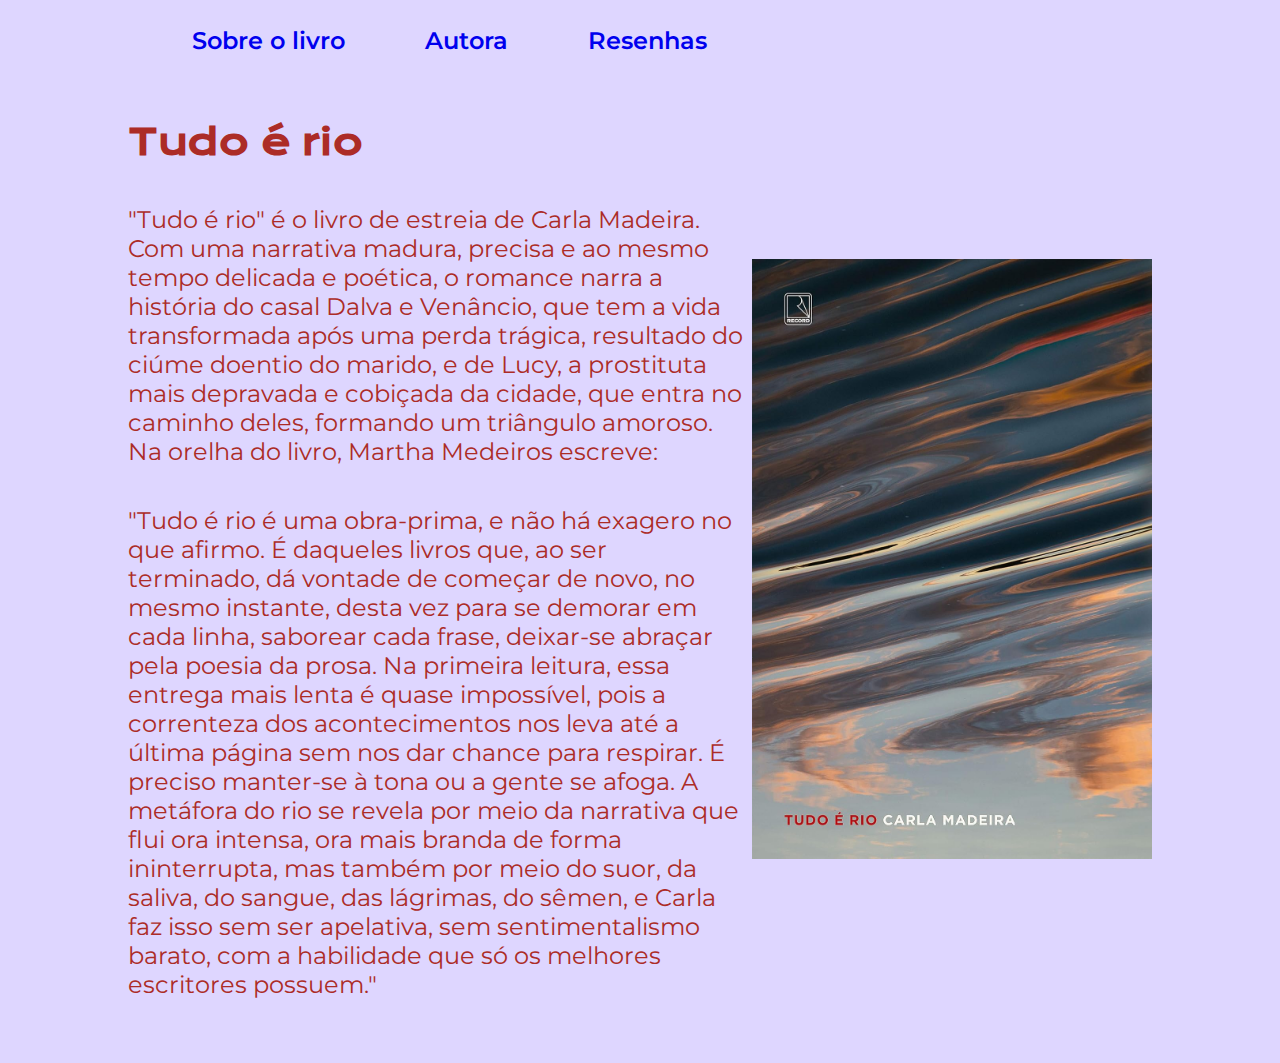
<file: html/index.html>
<!DOCTYPE html>
<html lang="pt-br">

<head>
    <meta charset="UTF-8">
    <meta http-equiv="X-UA-Compatible" content="IE=edge">
    <meta name="viewport" content="width=device-width, initial-scale=1.0">
    <title>Tudo é rio</title>
    <link rel="stylesheet" href="./styles/style.css">
</head>

<body>
    <header class="cabecalho">
        <nav class="cabecalho__links">
            <a class="cabecalho__links__link" href="index.html">Sobre o livro</a>
            <a class="cabecalho__links__link" href="about.html">Autora</a>
            <a class="cabecalho__links__link" href="about2.html">Resenhas</a>
        </nav>
    </header>

    <main class="apresentacao">

        <section class="apresentacao__conteudo">
        <h1 class="apresentacao__conteudo__titulo">Tudo é rio</h1>
    
            <p class="apresentacao__conteudo__texto" >"Tudo é rio" é o livro de estreia de Carla Madeira. Com uma narrativa
             madura, precisa e ao mesmo tempo delicada e poética, o romance narra
              a história do casal Dalva e Venâncio, que tem a vida transformada após
               uma perda trágica, resultado do ciúme doentio do marido, e de Lucy, a
                prostituta mais depravada e cobiçada da cidade, que entra no caminho 
                deles, formando um triângulo amoroso. Na orelha do livro, Martha 
                Medeiros escreve:</p>

        <p class="apresentacao__conteudo__texto">"Tudo é rio é uma obra-prima, e não há exagero no que afirmo.
             É daqueles livros que, ao ser terminado, dá vontade de começar de novo,
              no mesmo instante, desta vez para se demorar em cada linha, saborear 
              cada frase, deixar-se abraçar pela poesia da prosa. Na primeira leitura, 
              essa entrega mais lenta é quase impossível, pois a correnteza dos
               acontecimentos nos leva até a última página sem nos dar chance para 
               respirar. É preciso manter-se à tona ou a gente se afoga. A metáfora 
               do rio se revela por meio da narrativa que flui ora intensa, ora mais
                branda de forma ininterrupta, mas também por meio do suor, da saliva,
                 do sangue, das lágrimas, do sêmen, e Carla faz isso sem ser 
                 apelativa, sem sentimentalismo barato, com a habilidade que só os 
                 melhores escritores possuem."</p>
        
        </section>

        <img src="/assets/tudo e rio.jpg"alt="Imagem do livro Tudo é Rio"
          height="600" width="400">

        </main>

</body>

</html>
</file>
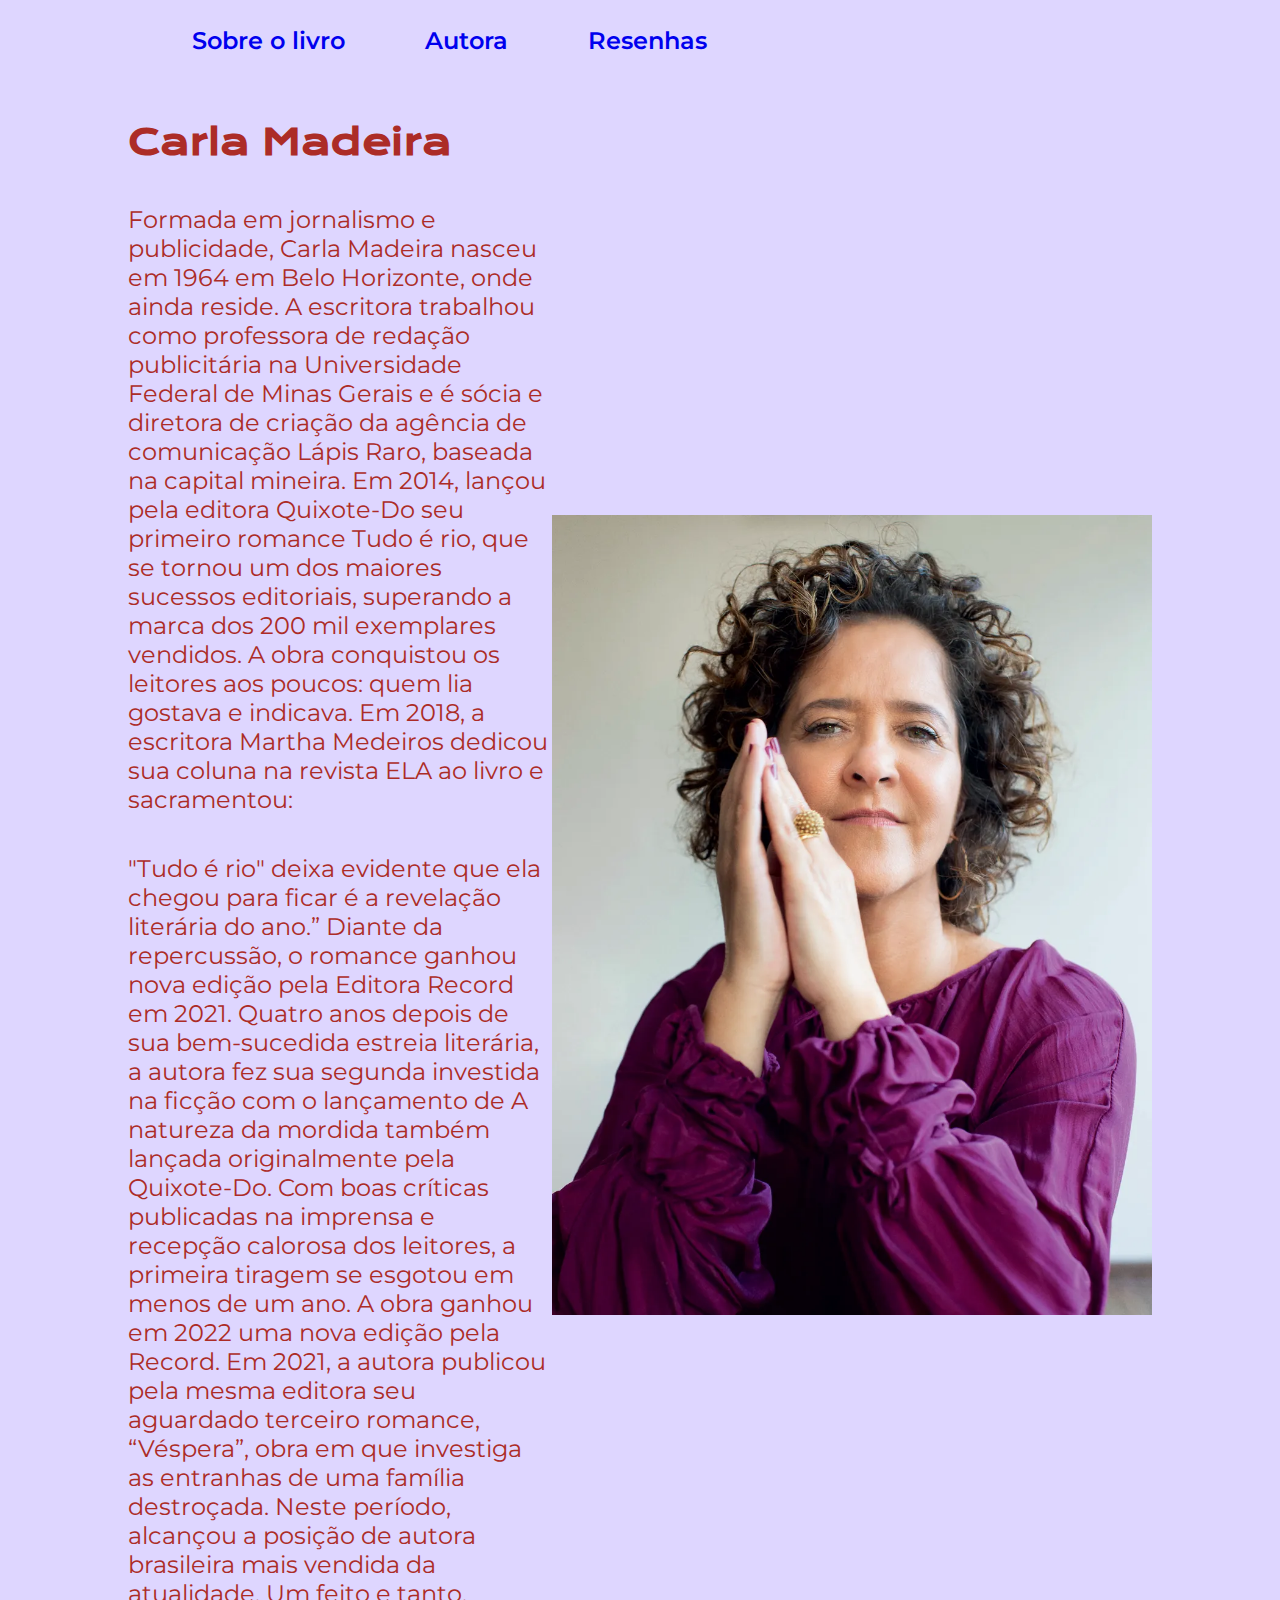
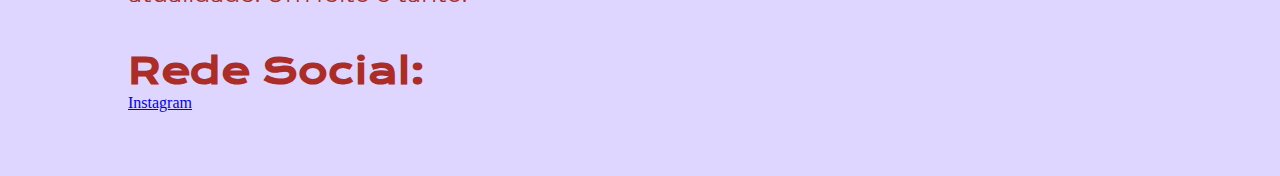
<file: html/about.html>
<!DOCTYPE html>
<html lang="pt-br">
<head>
    <meta charset="UTF-8">
    <meta http-equiv="X-UA-Compatible" content="IE=edge">
    <meta name="viewport" content="width=device-width, initial-scale=1.0">
    <title>Autora</title>
    <link rel="stylesheet" href="./styles/style.css">
</head>
<body>
    <header class="cabecalho">
        <nav class="cabecalho__links">
            <a class="cabecalho__links__link" href="index.html">Sobre o livro</a>
            <a class="cabecalho__links__link" href="about.html">Autora</a>
            <a class="cabecalho__links__link" href="about2.html">Resenhas</a>
        </nav>
    </header>
    <main class="apresentacao">
        <section class="apresentacao__conteudo">
        <h1 class="apresentacao__conteudo__titulo">Carla Madeira</h1>

        <p class="apresentacao__conteudo__texto">Formada em jornalismo e publicidade, Carla Madeira nasceu em 1964 em Belo
             Horizonte, onde ainda reside. A escritora trabalhou como professora de
              redação publicitária na Universidade Federal de Minas Gerais e é sócia 
              e diretora de criação da agência de comunicação Lápis Raro, baseada na
               capital mineira. Em 2014, lançou pela editora Quixote-Do seu primeiro
               romance Tudo é rio, que se tornou um dos maiores sucessos editoriais,
                superando a marca dos 200 mil exemplares vendidos. A obra conquistou
                 os leitores aos poucos: quem lia gostava e indicava. Em 2018, 
                 a escritora Martha Medeiros dedicou sua coluna na revista ELA 
                 ao livro e sacramentou: 
        </p>

        <p class="apresentacao__conteudo__texto">"Tudo é rio" deixa evidente que ela chegou para ficar é a revelação 
            literária do ano.” Diante da repercussão, o romance ganhou nova edição 
            pela Editora Record em 2021. Quatro anos depois de sua bem-sucedida
            estreia literária, a autora fez sua segunda investida na ficção com o 
            lançamento de A natureza da mordida também lançada originalmente pela 
            Quixote-Do. Com boas críticas publicadas na imprensa e recepção calorosa
            dos leitores, a primeira tiragem se esgotou em menos de um ano. A obra
            ganhou em 2022 uma nova edição pela Record. Em 2021, a autora publicou
            pela mesma editora seu aguardado terceiro romance, “Véspera”, obra
            em que investiga as entranhas de uma família destroçada. Neste
            período, alcançou a posição de autora brasileira mais vendida da
            atualidade. Um feito e tanto.</p>

            <div class="apresentacao__botoes">

                <h2 class="apresentacao__conteudo__titulo">Rede Social:</h2>
                <a class="apresentacao__botoes__botao" href="https://www.instagram.com/eucarlamadeira/">Instagram</a>

            </div>
        </section>
        <img src="/assets/carlamadeira-07.webp"alt="Imagem da autota do livro Tudo é Rio"
        height="800" width="600">
    </main>
</body>
</html>
</file>
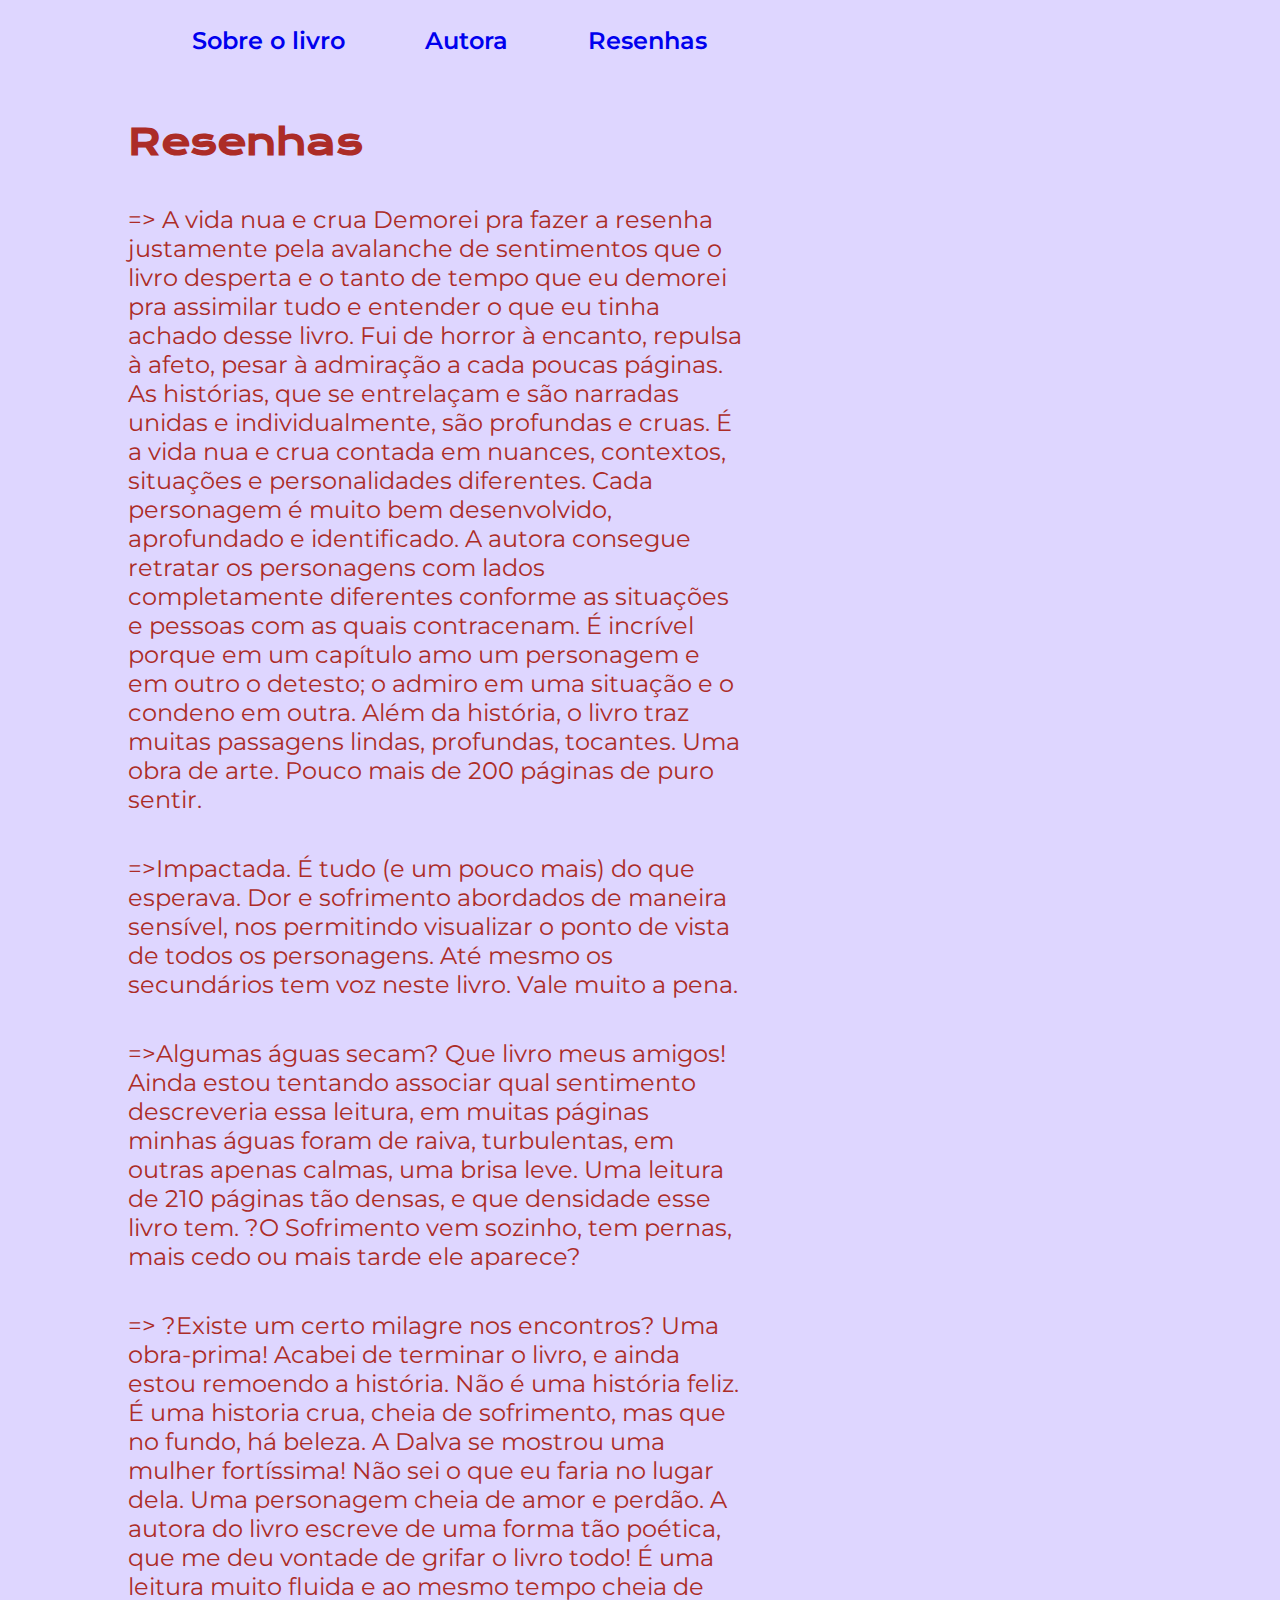
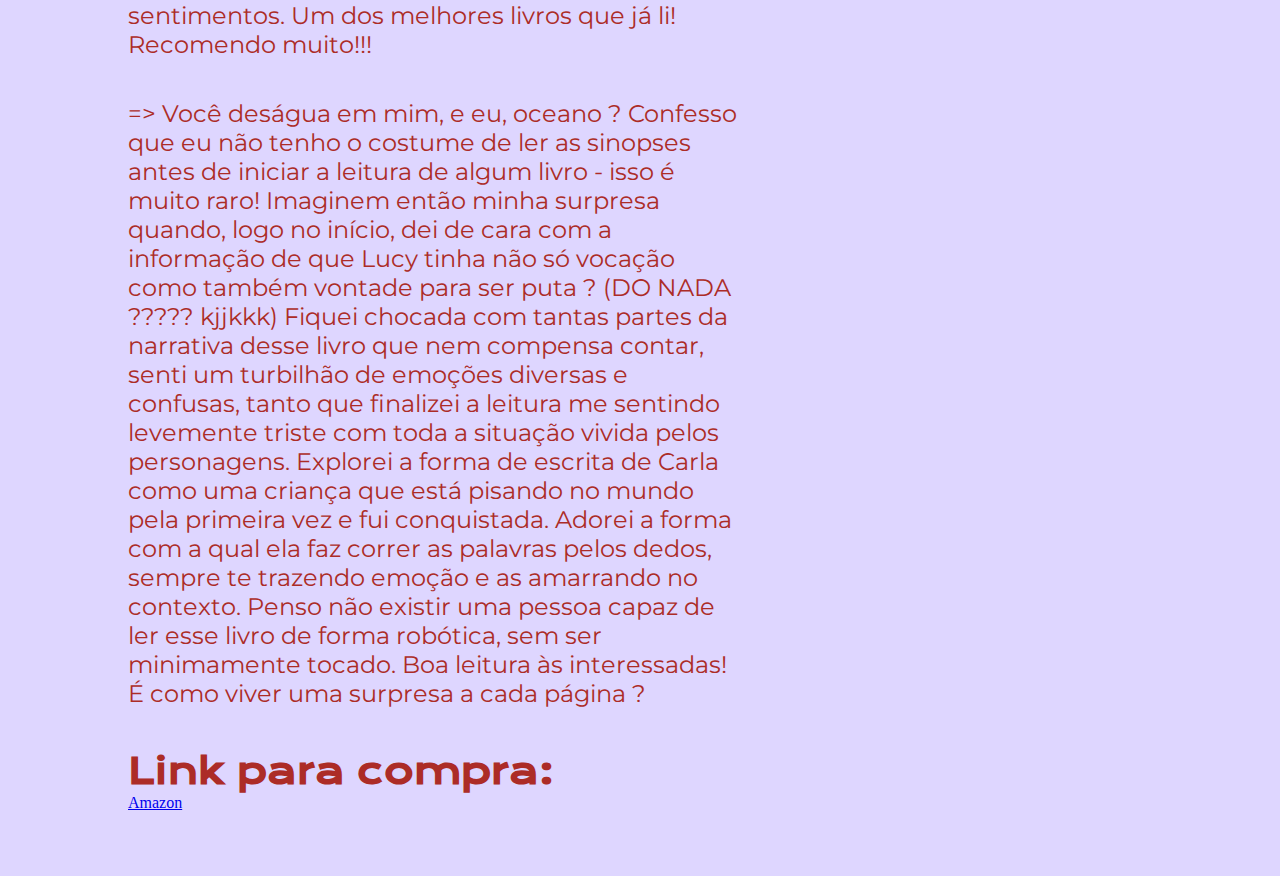
<file: html/about2.html>
<!DOCTYPE html>
<html lang="pt-br">

<head>
    <meta charset="UTF-8">
    <meta http-equiv="X-UA-Compatible" content="IE=edge">
    <meta name="viewport" content="width=device-width, initial-scale=1.0">
    <title>Resenhas</title>
    <link rel="stylesheet" href="./styles/style.css">
</head>

<body>

    <header class="cabecalho">
        <nav class="cabecalho__links">
            <a class="cabecalho__links__link" href="index.html">Sobre o livro</a>
            <a class="cabecalho__links__link" href="about.html">Autora</a>
            <a class="cabecalho__links__link" href="about2.html">Resenhas</a>
        </nav>
    </header>

    <main class="apresentacao">
        <section class="apresentacao__conteudo">
            <h1 class="apresentacao__conteudo__titulo">Resenhas</h1>
            <p class="apresentacao__conteudo__texto"> => A vida nua e crua
                Demorei pra fazer a resenha justamente pela avalanche de sentimentos que o livro desperta e o tanto de tempo que eu demorei pra assimilar tudo e entender o que eu tinha achado desse livro.
                Fui de horror à encanto, repulsa à afeto, pesar à admiração a cada poucas páginas.
                
                As histórias, que se entrelaçam e são narradas unidas e individualmente, são profundas e cruas. É a vida nua e crua contada em nuances, contextos, situações e personalidades diferentes.
                
                Cada personagem é muito bem desenvolvido, aprofundado e identificado. A autora consegue retratar os personagens com lados completamente diferentes conforme as situações e pessoas com as quais contracenam. É incrível porque em um capítulo amo um personagem e em outro o detesto; o admiro em uma situação e o condeno em outra.
                
                Além da história, o livro traz muitas passagens lindas, profundas, tocantes.
                
                Uma obra de arte. Pouco mais de 200 páginas de puro sentir.
            </p>
            <p class="apresentacao__conteudo__texto"> =>Impactada. É tudo (e um pouco mais) do que esperava. Dor e sofrimento abordados de maneira sensível, nos permitindo visualizar o ponto de vista de todos os personagens. Até mesmo os secundários tem voz neste livro. Vale muito a pena.

            </p>
            <p class="apresentacao__conteudo__texto"> =>Algumas águas secam?
                Que livro meus amigos! Ainda estou tentando associar qual sentimento descreveria essa leitura, em muitas páginas minhas águas foram de raiva, turbulentas, em outras apenas calmas, uma brisa leve. Uma leitura de 210 páginas tão densas, e que densidade esse livro tem.
                
                ?O Sofrimento vem sozinho, tem pernas, mais cedo ou mais tarde ele aparece?
            </p>
            <p class="apresentacao__conteudo__texto"> => ?Existe um certo milagre nos encontros?
                Uma obra-prima!
                
                Acabei de terminar o livro, e ainda estou remoendo a história.
                
                Não é uma história feliz. É uma historia crua, cheia de sofrimento, mas que no fundo, há beleza.
                
                A Dalva se mostrou uma mulher fortíssima! Não sei o que eu faria no lugar dela. Uma personagem cheia de amor e perdão.
                
                A autora do livro escreve de uma forma tão poética, que me deu vontade de grifar o livro todo! É uma leitura muito fluida e ao mesmo tempo cheia de sentimentos.
                
                Um dos melhores livros que já li! Recomendo muito!!!
            </p>
            <p class="apresentacao__conteudo__texto">=> Você deságua em mim, e eu, oceano ?
                Confesso que eu não tenho o costume de ler as sinopses antes de iniciar a leitura de algum livro - isso é muito raro! Imaginem então minha surpresa quando, logo no início, dei de cara com a informação de que Lucy tinha não só vocação como também vontade para ser puta ? (DO NADA ????? kjjkkk)
                
                Fiquei chocada com tantas partes da narrativa desse livro que nem compensa contar, senti um turbilhão de emoções diversas e confusas, tanto que finalizei a leitura me sentindo levemente triste com toda a situação vivida pelos personagens.
                
                Explorei a forma de escrita de Carla como uma criança que está pisando no mundo pela primeira vez e fui conquistada. Adorei a forma com a qual ela faz correr as palavras pelos dedos, sempre te trazendo emoção e as amarrando no contexto. Penso não existir uma pessoa capaz de ler esse livro de forma robótica, sem ser minimamente tocado.
                
                Boa leitura às interessadas! É como viver uma surpresa a cada página ?
            </p>

                <div class="apresentacao__botoes">
                    <h2 class="apresentacao__conteudo__titulo">Link para compra:</h2>
                    <a  class="apresentacao__botoes"href="https://www.amazon.com.br/Tudo-%C3%A9-rio-Carla-Madeira/dp/6555871784/ref=sr_1_1?crid=1O83S0C3CYUV4&dib=eyJ2IjoiMSJ9.[base64].WHcDSceijvRPJ-cT5w7m5VJm9OxYTc1Y8ORhezdXH9c&dib_tag=se&keywords=tudo+e+rio&qid=1711853148&sprefix=tudo+e%2Caps%2C371&sr=8-1">Amazon</a>
                </div>

        </section>
    </main>
</body>
</html>
</file>
<file: html/styles/style.css>
@import url('https://fonts.googleapis.com/css2?family=Krona+One&family=Montserrat:wght@400;600&display=swap');

:root {
    --cor-fundo: #ded6ff;
    --cor-texto: #ac2c27;
    --font-titulo: "krona One", "san-serif";
    --font-texto: "Montserrat", "san-serif";

}

*{
    margin: 0%;
    padding: 0%;
}

body {
    box-sizing: border-box;
    background-color: #ded6ff;
    color: #ac2c27;
}

.cabecalho {
    padding:2% 0% 0% 15%;
}

.cabecalho__links{
    display: flex;
    gap:80px;
}

.cabecalho__links__link {
    font-family: var(--font-texto);
    font-size: 24px;
    font-weight: 600;
    text-decoration: none;
}

.apresentacao{
    padding: 5% 10%;
    display: flex;
    align-items: center;
    justify-content: space-between;
}

.apresentacao__conteudo{
    width: 615px;
    display: flex;
    flex-direction: column;
    gap: 40px;
}

.apresentacao__conteudo__titulo{
    font-size: 36px;
    font-family:var(--font-titulo)
}

.apresentacao__conteudo__texto{
    font-size: 24px;
    font-family: var(--font-texto);
}

.apresentacao__links{
    display: flex;
    flex-direction: column;
    justify-content: space-between;
    align-items: center;
    gap: 32px;
}

.apresentacao__link__subtitulos {
    font-family: var(--fonte-titulo);
    font-weight: 400;
    font-size: 24px;

}


.apresentacao__botoes__botao:hover{
    background-color: var(--cor-hover);
}
</file>
